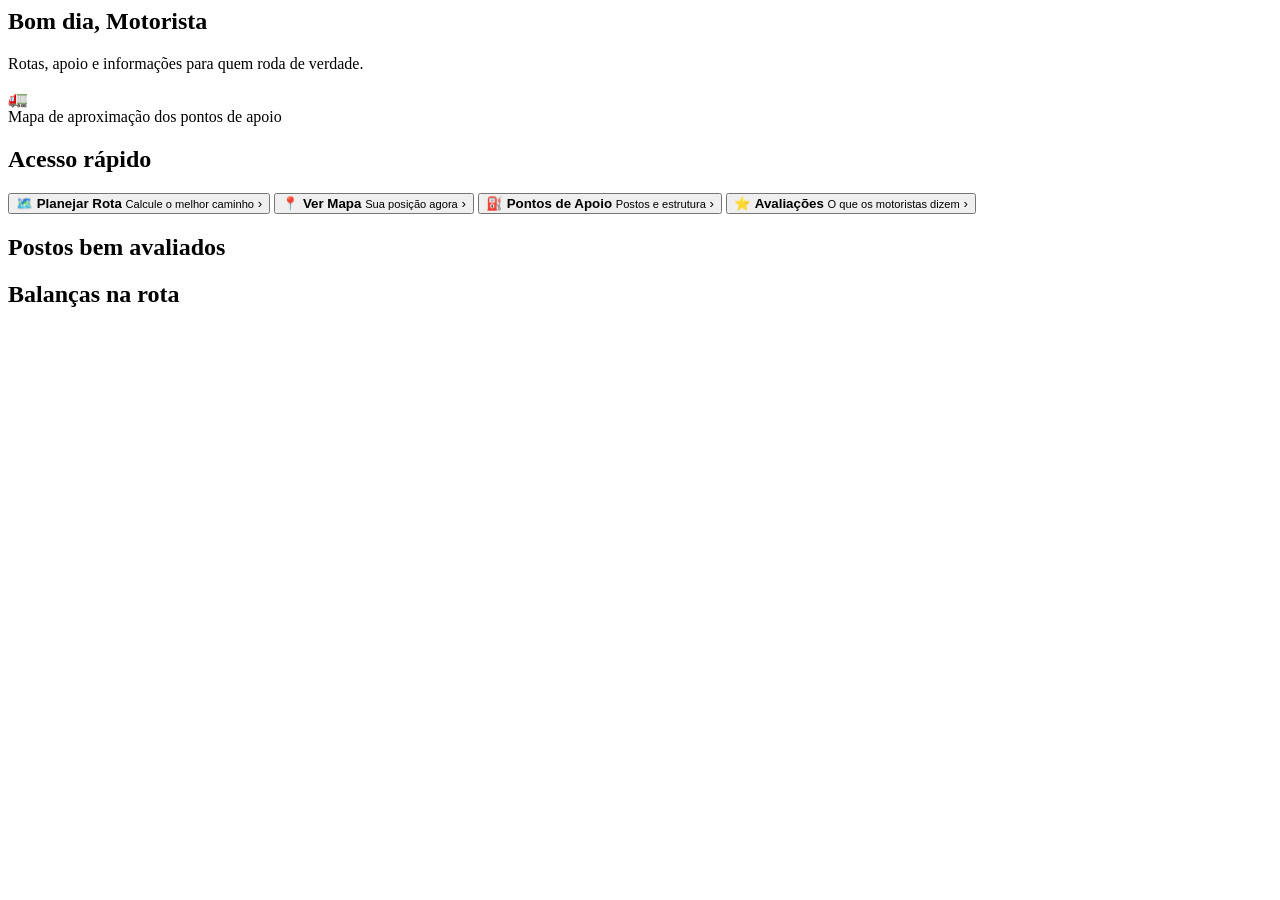
<file: paginas/inicio.html>
<!-- ============================================================ 
     inicio.html — Truckway
     Fragmento da tela inicial. Carregado pelo roteador.js dentro
     de #conteudo. Não precisa de <html>, <head> ou <body>.
     ============================================================ 
     -->

<section class="inicio">

  <!-- ── Hero ── -->
  <div class="inicio__hero">
    <div class="inicio__hero-estrada" aria-hidden="true">
      <div class="inicio__hero-linha"></div>
      <div class="inicio__hero-linha"></div>
      <div class="inicio__hero-linha"></div>
    </div>
    <div class="inicio__hero-conteudo">
      <h1 class="inicio__saudacao" id="inicio-saudacao">Bom dia, Motorista</h1>
      <p class="inicio__subtitulo">Rotas, apoio e informações para quem roda de verdade.</p>
    </div>
    <div class="inicio__hero-icone" aria-hidden="true">🚛</div>
  </div>

  <!-- ── Mapa rápido ── -->
  <div class="inicio__secao inicio__mapa-card">
    
    <div class="inicio__mapa-preview" id="inicio-mapa-preview" role="button" tabindex="0" aria-label="Abrir o mapa completo">
      <div class="inicio__mapa-placa">Mapa de aproximação dos pontos de apoio</div>
    </div>
  </div>

  <!-- ── Acesso rápido ── -->
  <div class="inicio__secao">
    <h2 class="inicio__secao-titulo">Acesso rápido</h2>
    <div class="inicio__acoes">

      <button class="acao-card acao-card--primario" type="button" onclick="Roteador.ir('rota')">
        <span class="acao-card__icone">🗺️</span>
        <span class="acao-card__texto">
          <strong>Planejar Rota</strong>
          <small>Calcule o melhor caminho</small>
        </span>
        <span class="acao-card__seta">›</span>
      </button>

      <button class="acao-card acao-card--secundario" type="button" onclick="Roteador.ir('mapa')">
        <span class="acao-card__icone">📍</span>
        <span class="acao-card__texto">
          <strong>Ver Mapa</strong>
          <small>Sua posição agora</small>
        </span>
        <span class="acao-card__seta">›</span>
      </button>

      <button class="acao-card" type="button" onclick="Roteador.ir('apoio')">
        <span class="acao-card__icone">⛽</span>
        <span class="acao-card__texto">
          <strong>Pontos de Apoio</strong>
          <small>Postos e estrutura</small>
        </span>
        <span class="acao-card__seta">›</span>
      </button>

      <button class="acao-card" type="button" onclick="Roteador.ir('avaliacoes')">
        <span class="acao-card__icone">⭐</span>
        <span class="acao-card__texto">
          <strong>Avaliações</strong>
          <small>O que os motoristas dizem</small>
        </span>
        <span class="acao-card__seta">›</span>
      </button>

    </div>
  </div>

  <!-- ── Postos em destaque ── -->
  <div class="inicio__secao">
    <h2 class="inicio__secao-titulo">Postos bem avaliados</h2>
    <div class="inicio__postos" id="inicio-postos">
      <!-- Preenchido pelo JS abaixo -->
    </div>
  </div>

  <!-- ── Balanças ── -->
  <div class="inicio__secao">
    <h2 class="inicio__secao-titulo">Balanças na rota</h2>
    <div class="inicio__balancas" id="inicio-balancas">
      <!-- Preenchido pelo JS abaixo -->
    </div>
  </div>

</section>
</file>
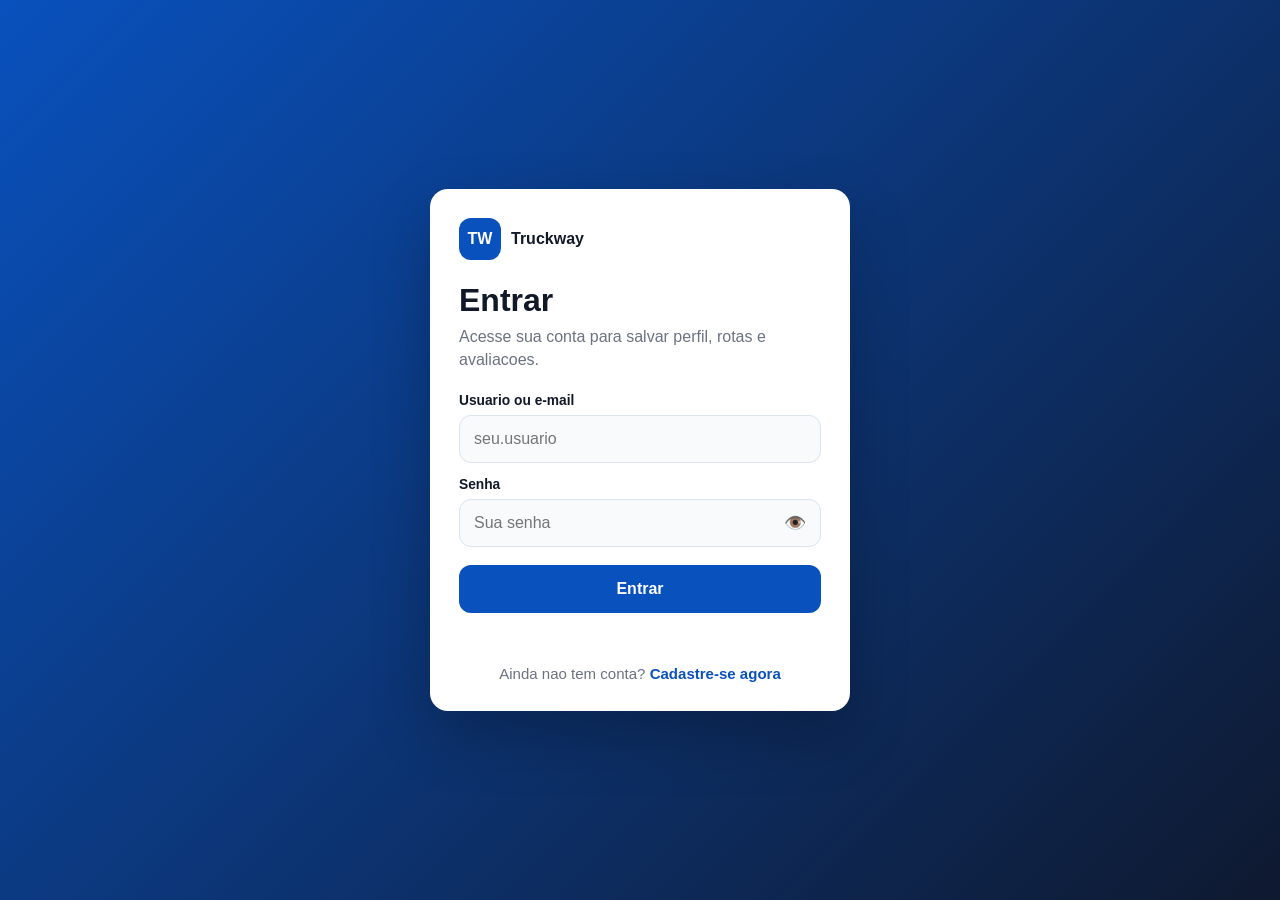
<file: paginas/login.html>
<!DOCTYPE html>
<html lang="pt-br">

<head>
    <meta charset="UTF-8">
    <meta name="viewport" content="width=device-width, initial-scale=1.0">

    <title>Truckway - Login</title>

    <link rel="stylesheet" href="../css/login.css">
</head>

<body>
    <main class="auth-page">
        <section class="login-box" aria-labelledby="login-titulo">
            <a class="auth-brand" href="../index.html" aria-label="Voltar para Truckway">
                <span class="auth-brand__logo">TW</span>
                <span>Truckway</span>
            </a>

            <div class="auth-heading">
                <h1 id="login-titulo">Entrar</h1>
                <p>Acesse sua conta para salvar perfil, rotas e avaliacoes.</p>
            </div>

            <form id="loginForm" class="auth-form">
                <label>
                    <span>Usuario ou e-mail</span>
                    <input
                        type="text"
                        id="loginUsuario"
                        placeholder="seu.usuario"
                        autocomplete="username"
                        required
                    >
                </label>

                <label>
                    <span>Senha</span>
                    <div class="senha-box">
                        <input
                            type="password"
                            placeholder="Sua senha"
                            id="senha"
                            autocomplete="current-password"
                            required
                        >

                        <button id="olho" type="button" aria-label="Mostrar senha">👁️</button>
                    </div>
                </label>

                <button class="auth-submit" id="entrar" type="submit">Entrar</button>
                <p id="loginFeedback" class="auth-feedback" aria-live="polite"></p>
            </form>

            <p class="auth-link">
                Ainda nao tem conta?
                <a href="signup.html">Cadastre-se agora</a>
            </p>
        </section>
    </main>

    <script src="../js/auth.js"></script>
    <script src="../js/paginas/login.js"></script>
</body>

</html>
</file>
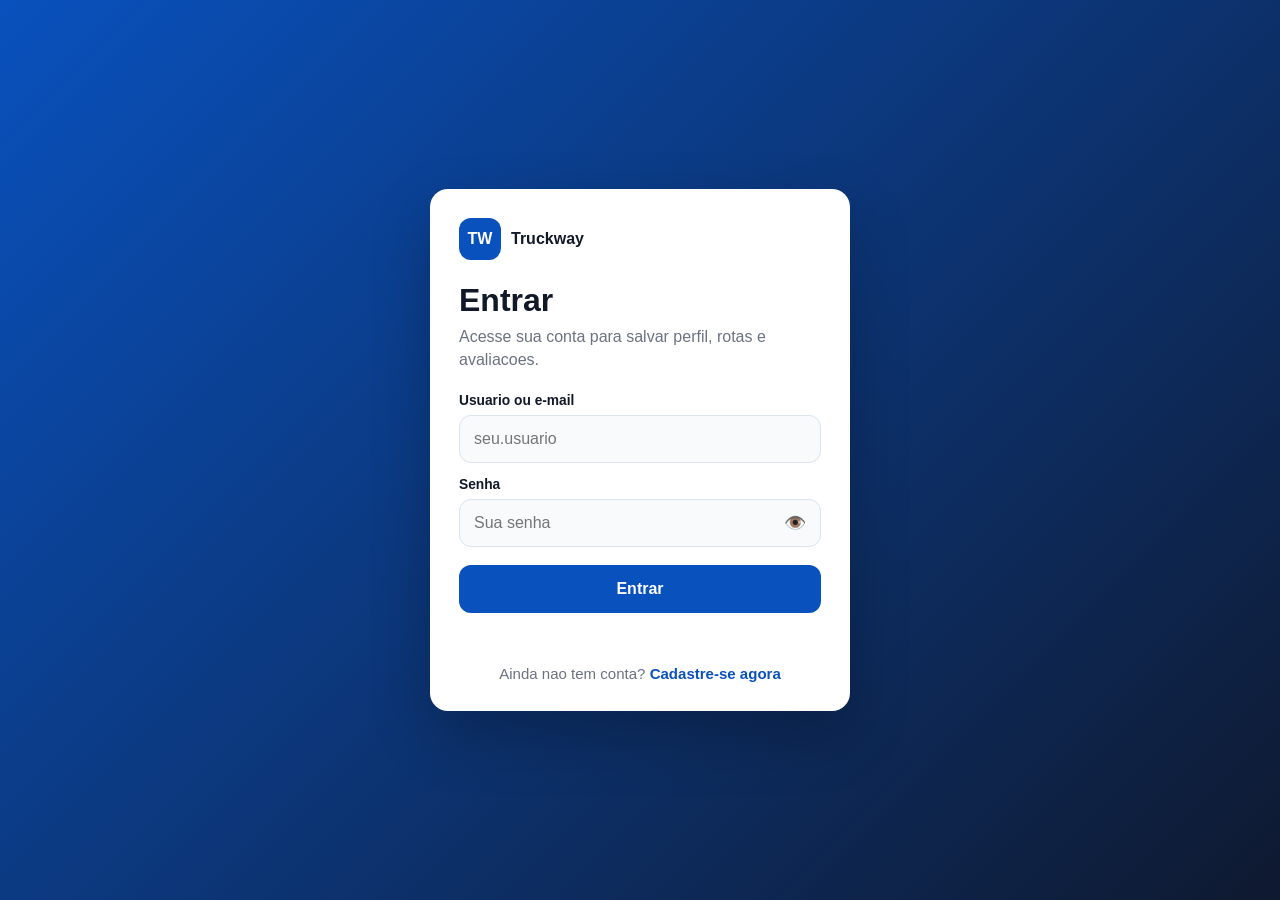
<file: paginas/perfil.html>
<!DOCTYPE html>
<html lang="pt-BR">

<head>
    <meta charset="UTF-8">
    <meta name="viewport" content="width=device-width, initial-scale=1.0">

    <title>Truckway - Perfil</title>

    <link rel="stylesheet" href="../css/global.css">
    <link rel="stylesheet" href="../css/perfil.css">
</head>

<body>
    <div class="app">
        <header class="cabecalho">
            <a href="../index.html" class="marca marca--perfil" aria-label="Voltar para a pagina inicial">
                <span class="marca__logo">TW</span>
                <span class="marca__nome">Truckway</span>
            </a>

            <button class="perfil-sair" id="perfilSair" type="button">Sair</button>
        </header>

        <main class="perfil-main">
            <section class="perfil-hero" aria-labelledby="perfil-titulo">
                <div class="perfil-avatar">
                    <img id="fotoPerfil" alt="" hidden>
                    <span id="avatarIniciais">TW</span>
                </div>

                <div class="perfil-hero__texto">
                    <p id="perfilTipo">Motorista</p>
                    <h1 id="perfil-titulo">Meu Perfil</h1>
                    <span id="perfilEmail">usuario@email.com</span>
                </div>
            </section>

            <section class="perfil-resumo" aria-label="Resumo do usuario">
                <div>
                    <span>Conta</span>
                    <strong id="perfilConta">Motorista</strong>
                </div>
                <div>
                    <span>Usuario</span>
                    <strong id="perfilUsuarioResumo">usuario</strong>
                </div>
                <div>
                    <span>Desde</span>
                    <strong id="perfilCriadoEm">--/--/----</strong>
                </div>
            </section>

            <form id="perfilForm" class="perfil-formulario">
                <section class="perfil-painel" aria-labelledby="dados-conta-titulo">
                    <div class="perfil-painel__topo">
                        <h2 id="dados-conta-titulo">Dados da conta</h2>
                        <label class="botao-upload" for="inputFoto">Trocar foto</label>
                        <input type="file" id="inputFoto" accept="image/png, image/jpeg, image/webp" hidden>
                    </div>

                    <div class="perfil-grid">
                        <label>
                            <span>Nome completo</span>
                            <input type="text" id="nome" autocomplete="name" required>
                        </label>

                        <label>
                            <span>Usuario</span>
                            <input type="text" id="usuario" autocomplete="username" required>
                        </label>

                        <label>
                            <span>E-mail</span>
                            <input type="email" id="email" autocomplete="email" required>
                        </label>

                        <label>
                            <span>Telefone</span>
                            <input type="tel" id="telefone" autocomplete="tel" placeholder="(00) 00000-0000">
                        </label>
                    </div>
                </section>

                <section class="perfil-painel" aria-labelledby="dados-profissionais-titulo">
                    <h2 id="dados-profissionais-titulo">Dados profissionais</h2>

                    <div class="perfil-grid">
                        <label>
                            <span>Empresa</span>
                            <input type="text" id="empresa" placeholder="Ex: Autonomo ou transportadora">
                        </label>

                        <label>
                            <span>CNH</span>
                            <input type="text" id="cnh" placeholder="Ex: Categoria E">
                        </label>

                        <label class="perfil-grid__cheio">
                            <span>Caminhao</span>
                            <input type="text" id="caminhao" placeholder="Ex: Volvo FH 540">
                        </label>
                    </div>

                    <label class="perfil-bio">
                        <span>Sobre voce</span>
                        <textarea id="bio" rows="4" maxlength="220" placeholder="Conte um pouco sobre sua rotina na estrada"></textarea>
                    </label>
                </section>

                <section class="perfil-painel" aria-labelledby="seguranca-titulo">
                    <h2 id="seguranca-titulo">Seguranca</h2>

                    <label>
                        <span>Nova senha</span>
                        <input type="password" id="senha" autocomplete="new-password" placeholder="Deixe vazio para manter a atual">
                    </label>
                </section>

                <div class="perfil-acoes">
                    <button class="perfil-botao" type="submit">Salvar alteracoes</button>
                    <p id="perfilFeedback" class="perfil-feedback" aria-live="polite"></p>
                </div>
            </form>
        </main>

        <footer class="barra-inferior" role="navigation" aria-label="Barra inferior">
            <a class="item-barra home" href="../index.html#inicio">
                <span class="item-barra__icone"><img src="../conteudos/icones/home.png" alt=""></span>
                <span>Inicio</span>
            </a>

            <a class="item-barra rota" href="../index.html#rota">
                <span class="item-barra__icone"><img src="../conteudos/icones/rota.png" alt=""></span>
                <span>Rota</span>
            </a>

            <a class="item-barra mapa" href="../index.html#mapa">
                <span class="item-barra__icone"><img src="../conteudos/icones/brasil.png" alt=""></span>
                <span>Mapa</span>
            </a>

            <a class="item-barra" href="../index.html#apoio">
                <span class="item-barra__icone apoio"><img src="../conteudos/icones/apoio.png" alt=""></span>
                <span>Apoio</span>
            </a>
        </footer>
    </div>

    <script src="../js/auth.js"></script>
    <script src="../js/perfil.js"></script>
</body>

</html>
</file>
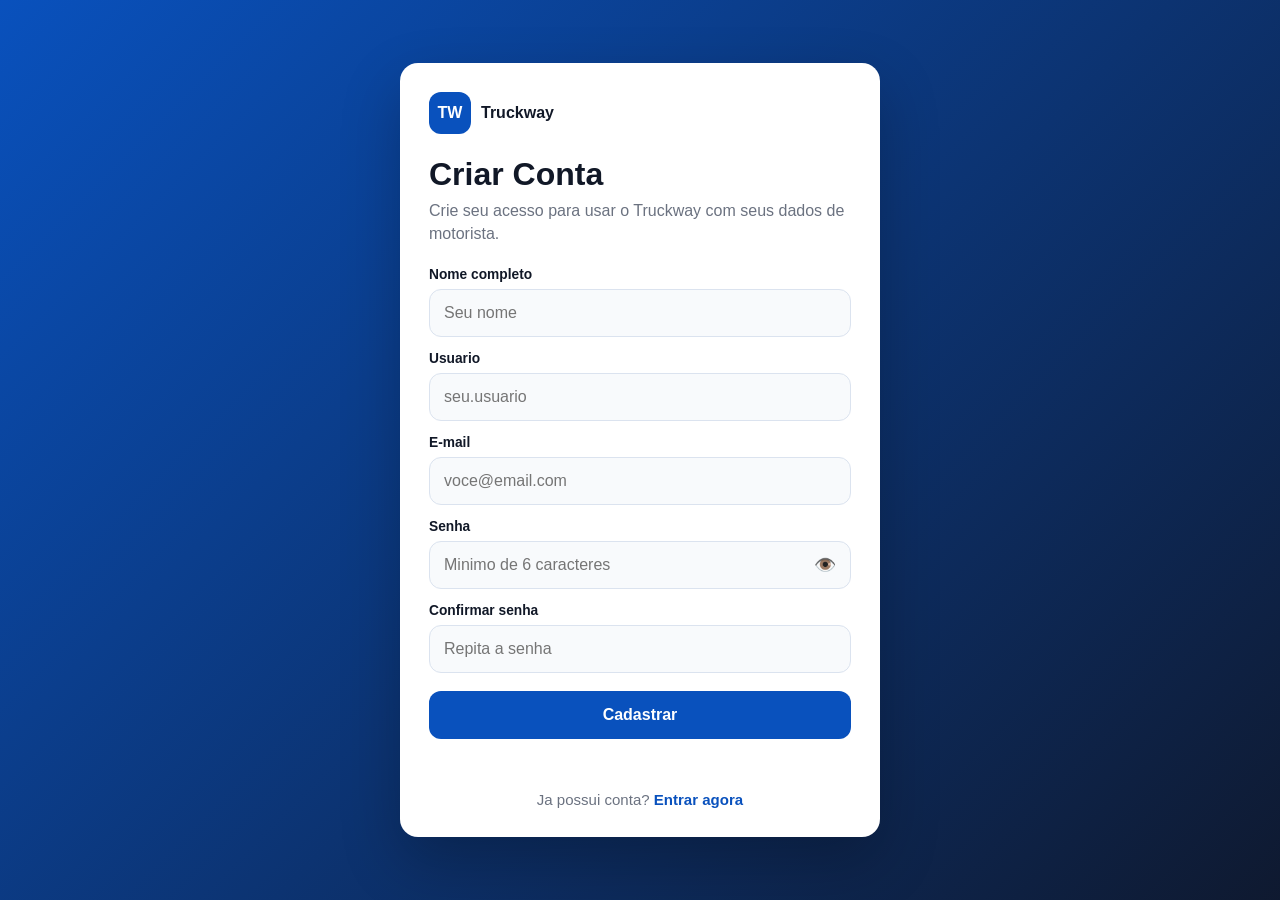
<file: paginas/signup.html>
<!DOCTYPE html>
<html lang="pt-br">

<head>
    <meta charset="UTF-8">
    <meta name="viewport" content="width=device-width, initial-scale=1.0">

    <title>Truckway - Cadastro</title>

    <link rel="stylesheet" href="../css/login.css">
</head>

<body>
    <main class="auth-page">
        <section class="login-box login-box--cadastro" aria-labelledby="cadastro-titulo">
            <a class="auth-brand" href="../index.html" aria-label="Voltar para Truckway">
                <span class="auth-brand__logo">TW</span>
                <span>Truckway</span>
            </a>

            <div class="auth-heading">
                <h1 id="cadastro-titulo">Criar Conta</h1>
                <p>Crie seu acesso para usar o Truckway com seus dados de motorista.</p>
            </div>

            <form id="signupForm" class="auth-form">
                <label>
                    <span>Nome completo</span>
                    <input type="text" id="nome" placeholder="Seu nome" autocomplete="name" required>
                </label>

                <label>
                    <span>Usuario</span>
                    <input type="text" id="usuario" placeholder="seu.usuario" autocomplete="username" required>
                </label>

                <label>
                    <span>E-mail</span>
                    <input type="email" id="email" placeholder="voce@email.com" autocomplete="email" required>
                </label>

                <label>
                    <span>Senha</span>
                    <div class="senha-box">
                        <input
                            type="password"
                            placeholder="Minimo de 6 caracteres"
                            id="senha"
                            autocomplete="new-password"
                            required
                        >

                        <button id="olho" type="button" aria-label="Mostrar senha">👁️</button>
                    </div>
                </label>

                <label>
                    <span>Confirmar senha</span>
                    <input
                        type="password"
                        id="confirmarSenha"
                        placeholder="Repita a senha"
                        autocomplete="new-password"
                        required
                    >
                </label>

                <button class="auth-submit" id="cadastrar" type="submit">Cadastrar</button>
                <p id="signupFeedback" class="auth-feedback" aria-live="polite"></p>
            </form>

            <p class="auth-link">
                Ja possui conta?
                <a href="login.html">Entrar agora</a>
            </p>
        </section>
    </main>

    <script src="../js/auth.js"></script>
    <script src="../js/paginas/signup.js"></script>
</body>

</html>
</file>
<file: css/login.css>
:root {
    --blue: #0951bd;
    --blue-dark: #073b88;
    --ink: #111827;
    --muted: #6b7280;
    --line: #dbe3ef;
    --surface: #ffffff;
    --page: #f3f7fb;
}

* {
    box-sizing: border-box;
}

body {
    min-height: 100vh;
    margin: 0;
    background:
        linear-gradient(135deg, rgba(9, 81, 189, 0.96), rgba(15, 23, 42, 0.96)),
        #0951bd;
    color: var(--ink);
    font-family: Arial, Helvetica, sans-serif;
}

button,
input {
    font: inherit;
}

button {
    cursor: pointer;
}

a {
    color: inherit;
}

.auth-page {
    min-height: 100vh;
    display: grid;
    place-items: center;
    padding: 28px 18px;
}

.login-box {
    width: min(100%, 420px);
    padding: 28px;
    border: 1px solid rgba(255, 255, 255, 0.26);
    border-radius: 18px;
    background: var(--surface);
    box-shadow: 0 24px 60px rgba(0, 0, 0, 0.24);
}

.login-box--cadastro {
    width: min(100%, 480px);
}

.auth-brand {
    display: inline-flex;
    align-items: center;
    gap: 10px;
    margin-bottom: 24px;
    color: var(--ink);
    font-weight: 800;
    text-decoration: none;
}

.auth-brand__logo {
    width: 42px;
    height: 42px;
    border-radius: 12px;
    background: var(--blue);
    color: #ffffff;
    display: inline-flex;
    align-items: center;
    justify-content: center;
}

.auth-heading {
    margin-bottom: 22px;
}

.auth-heading h1 {
    margin: 0 0 8px;
    font-size: 2rem;
    line-height: 1.05;
}

.auth-heading p {
    margin: 0;
    color: var(--muted);
    line-height: 1.45;
}

.auth-form {
    display: grid;
    gap: 14px;
}

.auth-form label {
    display: grid;
    gap: 7px;
}

.auth-form label span {
    color: var(--ink);
    font-size: 0.86rem;
    font-weight: 700;
}

.auth-form input {
    width: 100%;
    min-height: 48px;
    padding: 0 14px;
    border: 1px solid var(--line);
    border-radius: 12px;
    background: #f8fafc;
    color: var(--ink);
    outline: none;
    transition: border-color 0.2s ease, box-shadow 0.2s ease, background 0.2s ease;
}

.auth-form input:focus {
    border-color: var(--blue);
    background: #ffffff;
    box-shadow: 0 0 0 4px rgba(9, 81, 189, 0.12);
}

.senha-box {
    position: relative;
    display: flex;
    align-items: center;
}

.senha-box input {
    padding-right: 54px;
}

#olho {
    position: absolute;
    right: 7px;
    width: 38px;
    height: 38px;
    border: none;
    border-radius: 10px;
    background: transparent;
    color: var(--ink);
    font-size: 18px;
}

#olho:hover {
    background: #eaf1fb;
}

.auth-submit {
    min-height: 48px;
    margin-top: 4px;
    border: none;
    border-radius: 12px;
    background: var(--blue);
    color: #ffffff;
    font-weight: 800;
    transition: transform 0.2s ease, background 0.2s ease, box-shadow 0.2s ease;
}

.auth-submit:hover {
    transform: translateY(-1px);
    background: var(--blue-dark);
    box-shadow: 0 10px 22px rgba(9, 81, 189, 0.28);
}

.auth-feedback {
    min-height: 20px;
    margin: 0;
    color: #b91c1c;
    font-size: 0.88rem;
    line-height: 1.35;
}

.auth-feedback--ok {
    color: #166534;
}

.auth-team {
    margin-top: 16px;
    padding: 12px;
    border: 1px solid #bfdbfe;
    border-radius: 12px;
    background: #eff6ff;
    color: #1e3a8a;
    display: grid;
    gap: 4px;
    font-size: 0.86rem;
}

.auth-team strong {
    color: #172554;
}

.auth-link {
    margin: 18px 0 0;
    color: var(--muted);
    text-align: center;
    font-size: 0.94rem;
}

.auth-link a {
    color: var(--blue);
    font-weight: 800;
    text-decoration: none;
}

.auth-link a:hover {
    text-decoration: underline;
}

@media (max-width: 420px) {
    .login-box {
        padding: 22px;
        border-radius: 14px;
    }

    .auth-heading h1 {
        font-size: 1.7rem;
    }
}
</file>
<file: css/global.css>
/* =========================
   VARIÁVEIS GLOBAIS
========================= */
:root {
  --cor-fundo: #ffffff;
  --cor-superficie: #ffffff;
  --cor-superficie-secundaria: #2e2e2e;

  --cor-primaria: #0c61eb;

  --cor-texto-claro: #ffffff;
  --cor-texto-escuro: #111827;
  --cor-texto-secundario: #6b7280;

  --cor-borda: rgba(0, 0, 0, 0.08);

  --sombra: 0 10px 30px rgba(0, 0, 0, 0.15);

  --altura-cabecalho: 72px;
  --altura-barra-inferior: 84px;

  --transicao: 0.25s ease;
}

/* =========================
   RESET
========================= */
* {
  margin: 0;
  padding: 0;
  box-sizing: border-box;
}

html {
  scroll-behavior: smooth;
}

body {
  min-height: 100vh;
  background: var(--cor-fundo);
  color: var(--cor-texto-escuro);
  font-family: Arial, Helvetica, sans-serif;
}

.dark-mode body {
  background: #111827;
  color: var(--cor-texto-claro);
}

button,
a {
  font: inherit;
}

button {
  cursor: pointer;
}

a {
  color: inherit;
  text-decoration: none;
}

/* =========================
   ESTRUTURA GERAL
========================= */
.app {
  min-height: 100vh;
}

/* =========================
   CABEÇALHO
========================= */
.cabecalho {
  position: fixed;
  top: 0;
  left: 0;
  z-index: 1000;

  width: 100%;
  height: var(--altura-cabecalho);
  padding: 0 1rem;

  display: flex;
  align-items: center;
  justify-content: space-between;

  background: var(--cor-primaria);
  border-bottom: 1px solid var(--cor-borda);
}

/* =========================
    LOGO
========================= */

.logo {
  display: flex;
  align-items: center;
  gap: 0.5rem;
  width: 42px;
  height: 42px;
  border-radius: 25%;
}

/* =========================
   BOTÕES DE ÍCONE
========================= */
.botao-icone {
  width: 42px;
  height: 42px;

  border: none;
  border-radius: 12px;

  background: transparent;

  display: flex;
  align-items: center;
  justify-content: center;

  transition: var(--transicao);
}

.botao-icone:hover {
  background: rgba(255, 255, 255, 0.12);
  transform: scale(1.1) translateY(-0.1rem);
  filter: invert(100%);
}

.dark-mode .botao-icone:hover {
  background: rgba(255, 255, 255, 0.2);
  filter: invert(100%) drop-shadow(0 0 4px var(--cor-texto-claro));
}

/* Ícone padrão */
.botao-icone img {
  display: block;
  filter: invert(100%);
}

.dark-mode .botao-icone img {
  filter: invert(100%) drop-shadow(0 0 4px var(--cor-texto-claro));
}

/* Ícone do menu lateral (não proporcional ao sino) */
#abrirMenu img {
  width: 1.8rem;
  height: 1.8rem;
}

/* Ícone do sino */
.acoes-cabecalho .botao-icone img {
  width: 1.5rem;
  height: 1.5rem;
}

/* =========================
   MARCA
========================= */

.marca {
  position: absolute;
  left: 47%;
  transform: translateX(-50%);

  display: flex;
  align-items: center;
  gap: 0.75rem;

  color: var(--cor-texto-claro);
}

/* Opcional: evita que o texto fique quebrando */
.marca__nome {
  font-size: 1.15rem;
  font-weight: bold;
  white-space: nowrap;
}

.marca__logo {
  width: 42px;
  height: 42px;

  border-radius: 12px;

  background: #2e2e2e;

  display: flex;
  align-items: center;
  justify-content: center;

  font-size: 0.95rem;
  font-weight: bold;
}

.marca__nome {
  font-size: 1.15rem;
  font-weight: bold;
}

/* =========================
   AÇÕES DO CABEÇALHO
========================= */
.acoes-cabecalho {
  display: flex;
  align-items: center;
  gap: 0.5rem;
}

/* =========================
   BOTÃO DE PERFIL
========================= */
.botao-perfil {
  display: flex;
  align-items: center;
  gap: 0.65rem;

  border: none;
  background: transparent;
  color: var(--cor-texto-claro);
}

.botao-perfil__avatar {
  width: 42px;
  height: 42px;

  border-radius: 50%;

  background: #2e2e2e;

  display: flex;
  align-items: center;
  justify-content: center;

  font-size: 0.85rem;
  font-weight: bold;
}

.botao-perfil__texto {
  display: none;
  flex-direction: column;
  align-items: flex-start;
}

.botao-perfil__texto strong {
  font-size: 0.9rem;
}

.botao-perfil__texto small {
  font-size: 0.72rem;
  color: rgba(255, 255, 255, 0.8);
}

/* =========================
   MENU LATERAL
========================= */
.menu-lateral {
  position: fixed;
  top: 0;
  left: -280px;
  z-index: 1200;

  width: 280px;
  height: 100vh;
  padding: 1.5rem;

  background: var(--cor-superficie);
  border-right: 1px solid var(--cor-borda);

  display: flex;
  flex-direction: column;

  transition: var(--transicao);
}

.dark-mode .menu-lateral {
  background: #1f2937;
}

.menu-lateral.ativo {
  left: 0;
}

.menu-lateral__topo {
  display: flex;
  align-items: center;
  justify-content: space-between;

  margin-bottom: 2rem;
}

.menu-lateral__titulo {
  font-size: 1.3rem;
  font-weight: bold;
  color: var(--cor-texto-escuro);
}

.menu-lateral__subtitulo {
  margin-top: 0.25rem;
  font-size: 0.9rem;
  color: var(--cor-texto-secundario);
}

.menu-lateral__nav {
  display: flex;
  flex-direction: column;
  gap: 0.75rem;
}

.menu-lateral__link {
  width: 100%;
  padding: 1rem;

  border: none;
  border-radius: 14px;

  background: #f3f4f6;
  color: var(--cor-texto-escuro);

  text-align: left;
  font-size: 1rem;

  transition: var(--transicao);
}

.menu-lateral__link:hover {
  background: #e5e7eb;
  transform: scale(1.1) translateY(-0.1rem);
}

/* =========================
   OVERLAY
========================= */
.overlay {
  position: fixed;
  inset: 0;
  z-index: 1100;

  background: rgba(0, 0, 0, 0.5);
}

/* =========================
   CONTEÚDO PRINCIPAL
========================= */
.conteudo {
  min-height: 100vh;

  padding: calc(var(--altura-cabecalho) + 1.5rem) 1rem
    calc(var(--altura-barra-inferior) + 2rem);
}

/* =========================
   ESTADO INICIAL
========================= */

/* =========================  
   BARRA INFERIOR
========================= */
.barra-inferior {
  position: fixed;
  bottom: 0;
  left: 0;
  z-index: 1000;

  width: 100%;
  height: var(--altura-barra-inferior);

  display: flex;
  align-items: center;
  justify-content: space-around;

  background: var(--cor-primaria);
  border-top: 1px solid var(--cor-borda);
}

.item-barra {
  flex: 1;
  height: 100%;

  border: none;
  background: transparent;

  color: rgba(255, 255, 255, 0.75);

  display: flex;
  flex-direction: column;
  align-items: center;
  justify-content: center;

  gap: 0.35rem;

  transition: var(--transicao);
}

.item-barra__icone {
  display: flex;
  align-items: center;
  justify-content: center;
}
.item-barra:hover {
  color: var(--cor-texto-claro);
  transform: scale(1.1) translateY(-0.1rem);
}

.home img {
  margin-top: 0.4rem;
  width: 1.3rem;
  height: 1.3rem;
  display: block;
  filter: invert(100%);
}
.rota img {
  margin-top: 0.3rem;
  width: 1.5rem;
  height: 1.5rem;
  display: block;
  filter: invert(100%);
}
.mapa img {
  margin-top: 0.2rem;
  width: 1.5rem;
  height: 1.6rem;
  display: block;
  filter: invert(100%);
}
.apoio img {
  margin-top: 0.1rem;
  margin-bottom: -0.2rem;
  width: 2rem;
  height: 2rem;
  display: block;
  filter: invert(100%);
}

.item-barra span:last-child {
  font-size: 0.9rem; /* aumentado */
  font-weight: 600;
}

.item-barra:hover,
.item-barra--ativo {
  color: var(--cor-texto-claro);
  transform: scale(1.1) translateY(-0.1rem);
}

.item-barra--ativo img {
  filter: invert(100%) drop-shadow(0 0 4px var(--cor-texto-claro));
}

/* =========================
   AVISO SEM JAVASCRIPT
========================= */
.aviso-noscript {
  padding: 1rem;
  text-align: center;
  color: #ffffff;
  background: #111827;
}

/* =========================
   RESPONSIVIDADE
========================= */
@media (min-width: 768px) {
  .conteudo {
    max-width: 900px;
    margin: 0 auto;
  }

  .botao-perfil__texto {
    display: flex;
  }

  .barra-inferior {
    /* Comportamento original: barra compacta e centralizada em telas maiores */
    width: 420px;
    left: 50%;
    transform: translateX(-50%);
    bottom: 1rem;

    border-radius: 22px;
    overflow: hidden;

    box-shadow: var(--sombra);
  }
}
.acoes-cabecalho {
    position: relative;
}

.menu-perfil {
    position: absolute;

    top: 70px;

    right: 0;

    background: white;

    width: 180px;

    border-radius: 15px;

    display: none;

    flex-direction: column;

    overflow: hidden;

    box-shadow: 0 10px 25px rgba(0,0,0,0.2);

    z-index: 9999;
}

.menu-perfil a,
.menu-perfil button {
    border: none;

    background: none;

    padding: 14px;

    text-align: left;

    text-decoration: none;

    color: black;

    cursor: pointer;

    font-size: 14px;

    transition: 0.3s;
}

.menu-perfil a:hover,
.menu-perfil button:hover {
    background: #f5f5f5;
}
</file>
<file: css/perfil.css>
.marca--perfil {
    position: static;
    transform: none;
}

.perfil-sair {
    min-height: 40px;
    padding: 0 16px;
    border: 1px solid rgba(255, 255, 255, 0.34);
    border-radius: 12px;
    background: rgba(255, 255, 255, 0.12);
    color: #ffffff;
    font-weight: 800;
}

.perfil-sair:hover {
    background: rgba(255, 255, 255, 0.2);
}

.perfil-main {
    min-height: 100vh;
    padding: calc(var(--altura-cabecalho) + 1.2rem) 1rem
        calc(var(--altura-barra-inferior) + 2rem);
    background: #f3f7fb;
}

.perfil-hero {
    min-height: 180px;
    padding: 1.2rem;
    border-radius: 18px;
    background:
        linear-gradient(135deg, rgba(9, 81, 189, 0.96), rgba(15, 23, 42, 0.98)),
        #0951bd;
    color: #ffffff;
    display: flex;
    align-items: center;
    gap: 1rem;
}

.perfil-avatar {
    width: 94px;
    height: 94px;
    border: 3px solid rgba(255, 255, 255, 0.72);
    border-radius: 50%;
    background: #111827;
    color: #ffffff;
    display: grid;
    place-items: center;
    flex-shrink: 0;
    overflow: hidden;
    font-size: 1.5rem;
    font-weight: 900;
}

.perfil-avatar img {
    width: 100%;
    height: 100%;
    object-fit: cover;
}

.perfil-hero__texto {
    min-width: 0;
}

.perfil-hero__texto p {
    margin: 0 0 0.35rem;
    color: #fde68a;
    font-size: 0.82rem;
    font-weight: 800;
    text-transform: uppercase;
}

.perfil-hero__texto h1 {
    margin: 0;
    font-size: clamp(1.8rem, 6vw, 2.8rem);
    line-height: 1;
}

.perfil-hero__texto span {
    display: block;
    margin-top: 0.5rem;
    color: rgba(255, 255, 255, 0.78);
    overflow-wrap: anywhere;
}

.perfil-resumo {
    margin-top: 1rem;
    display: grid;
    grid-template-columns: 1fr;
    gap: 0.75rem;
}

.perfil-resumo div,
.perfil-painel {
    border: 1px solid rgba(15, 23, 42, 0.08);
    border-radius: 16px;
    background: #ffffff;
    box-shadow: 0 8px 24px rgba(15, 23, 42, 0.06);
}

.perfil-resumo div {
    min-height: 82px;
    padding: 1rem;
    display: grid;
    align-content: center;
    gap: 0.25rem;
}

.perfil-resumo span {
    color: #6b7280;
    font-size: 0.8rem;
    font-weight: 700;
}

.perfil-resumo strong {
    color: #111827;
    font-size: 1rem;
    overflow-wrap: anywhere;
}

.perfil-formulario {
    margin-top: 1rem;
    display: grid;
    gap: 1rem;
}

.perfil-painel {
    padding: 1rem;
}

.perfil-painel__topo {
    display: flex;
    align-items: center;
    justify-content: space-between;
    gap: 1rem;
    margin-bottom: 1rem;
}

.perfil-painel h2 {
    margin: 0 0 1rem;
    color: #111827;
    font-size: 1.1rem;
}

.perfil-painel__topo h2 {
    margin: 0;
}

.perfil-grid {
    display: grid;
    grid-template-columns: 1fr;
    gap: 0.85rem;
}

.perfil-formulario label,
.perfil-bio {
    display: grid;
    gap: 0.4rem;
}

.perfil-formulario label span {
    color: #111827;
    font-size: 0.84rem;
    font-weight: 800;
}

.perfil-formulario input,
.perfil-formulario textarea {
    width: 100%;
    min-height: 46px;
    border: 1px solid #d1d5db;
    border-radius: 12px;
    background: #f8fafc;
    color: #111827;
    font: inherit;
    outline: none;
    transition: border-color 0.2s ease, box-shadow 0.2s ease, background 0.2s ease;
}

.perfil-formulario input {
    padding: 0 0.85rem;
}

.perfil-formulario textarea {
    min-height: 110px;
    padding: 0.85rem;
    resize: vertical;
}

.perfil-formulario input:focus,
.perfil-formulario textarea:focus {
    border-color: #0951bd;
    background: #ffffff;
    box-shadow: 0 0 0 4px rgba(9, 81, 189, 0.12);
}

.perfil-bio {
    margin-top: 0.85rem;
}

.botao-upload,
.perfil-botao {
    min-height: 44px;
    border: none;
    border-radius: 12px;
    display: inline-flex;
    align-items: center;
    justify-content: center;
    font-weight: 800;
}

.botao-upload {
    padding: 0 14px;
    background: #eff6ff;
    color: #0951bd;
    cursor: pointer;
    white-space: nowrap;
}

.perfil-botao {
    width: 100%;
    background: #0951bd;
    color: #ffffff;
    cursor: pointer;
    transition: transform 0.2s ease, background 0.2s ease, box-shadow 0.2s ease;
}

.perfil-botao:hover {
    transform: translateY(-1px);
    background: #073b88;
    box-shadow: 0 10px 22px rgba(9, 81, 189, 0.26);
}

.perfil-acoes {
    display: grid;
    gap: 0.65rem;
}

.perfil-feedback {
    min-height: 20px;
    margin: 0;
    color: #166534;
    font-size: 0.9rem;
}

.perfil-feedback--erro {
    color: #b91c1c;
}

.cabecalho .botao-icone img,
.item-barra__icone img {
    width: 24px;
    height: 24px;
    object-fit: contain;
}

.item-barra__icone img {
    filter: invert(100%);
}

@media (min-width: 700px) {
    .perfil-main {
        max-width: 960px;
        margin: 0 auto;
    }

    .perfil-resumo {
        grid-template-columns: repeat(3, minmax(0, 1fr));
    }

    .perfil-grid {
        grid-template-columns: repeat(2, minmax(0, 1fr));
    }

    .perfil-grid__cheio {
        grid-column: 1 / -1;
    }

    .perfil-acoes {
        grid-template-columns: 220px 1fr;
        align-items: center;
    }
}
</file>
